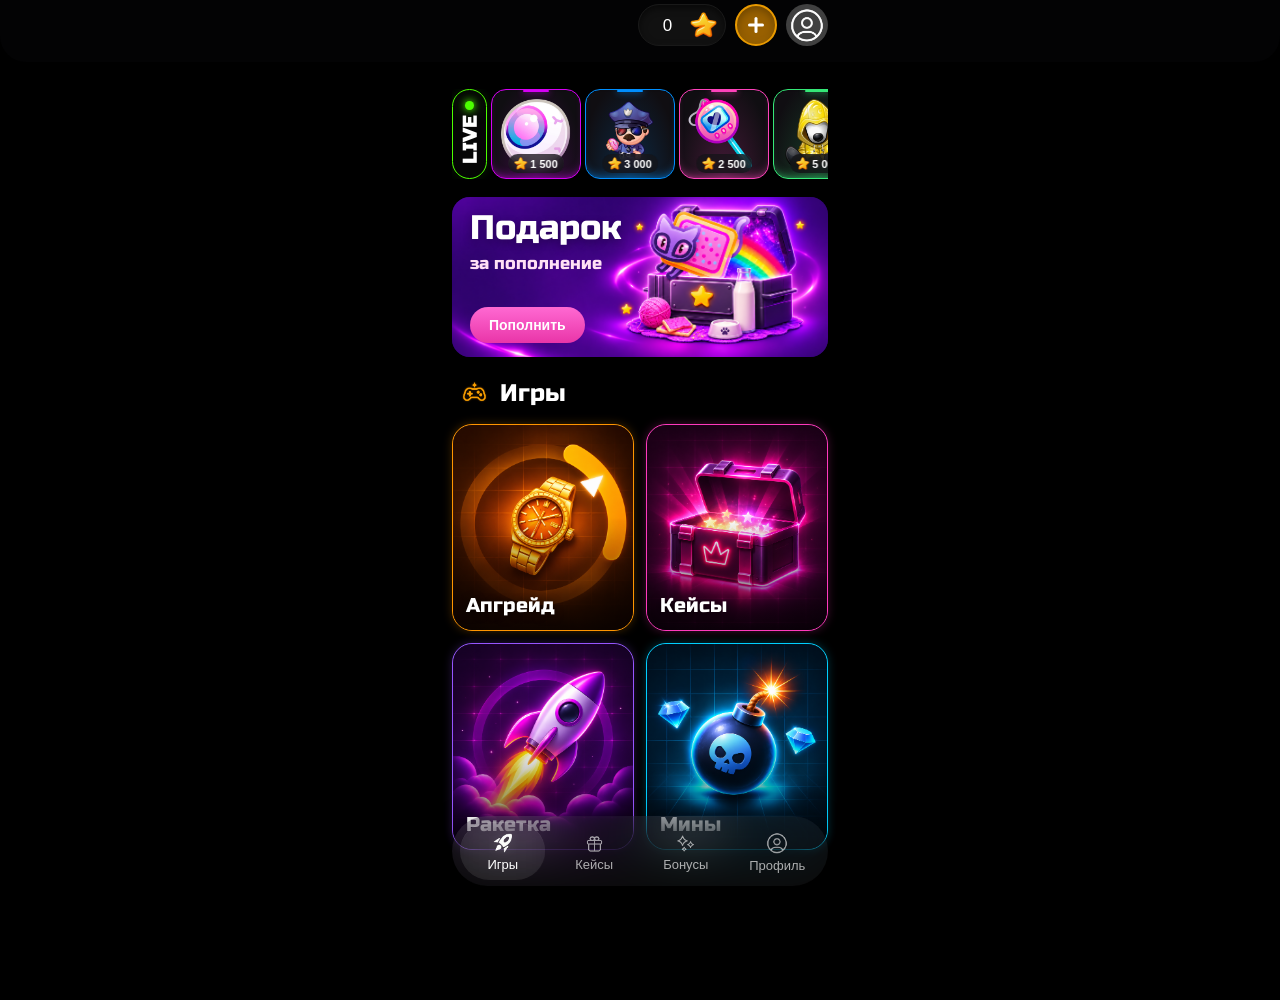
<file: index.html>
<!doctype html>
<html lang="ru">

<head>
  <meta charset="UTF-8">
  <meta name="viewport" content="width=device-width, initial-scale=1, maximum-scale=1, user-scalable=no, viewport-fit=cover">
  <meta name="theme-color" content="#000000">
  <title>SHADROP</title>
  <link rel="icon" href="data:,">

  <!-- Telegram WebApp -->
  <script src="https://telegram.org/js/telegram-web-app.js"></script>

  <link rel="preconnect" href="https://fonts.googleapis.com">
  <link rel="preconnect" href="https://fonts.gstatic.com" crossorigin>
  <link href="https://fonts.googleapis.com/css2?family=Russo+One&display=swap" rel="stylesheet">

  <!-- Автоматическая версия файлов -->

<script>
  const version = Date.now();

  document.write(`
    <link rel="stylesheet" href="css/main.css?v=${version}">
    <link rel="stylesheet" href="css/profile.css?v=${version}">
    <link rel="stylesheet" href="css/cases.css?v=${version}">
    <link rel="stylesheet" href="css/case.css?v=${version}">

    <script defer src="js/case-config.js?v=${version}"><\/script>
    <script defer src="js/app.js?v=${version}"><\/script>
    <script defer src="js/profile.js?v=${version}"><\/script>
    <script defer src="js/cases.js?v=${version}"><\/script>
    <script defer src="js/case.js?v=${version}"><\/script>
  `);
</script>
</head>


<body>
  <main class="screen" id="screen" aria-label="Игры">

    <header class="topbar">
      <div class="topbar-actions">

        <!-- Баланс -->
        <button class="balance-chip" type="button" aria-label="Баланс">
          <span class="balance-chip__amount">0</span>
          <img class="balance-chip__coin" src="assets/icons/telegram-star.png" alt="">
        </button>

        <!-- Пополнение -->
        <button class="deposit-button" type="button" aria-label="Пополнить">
          <span class="plus-icon"></span>
        </button>

        <!-- Аватар пользователя -->
        <button class="profile-button" type="button" aria-label="Профиль">
          <img class="profile-button__icon telegram-user-photo" src="assets/icons/profile.png" alt="">
        </button>

      </div>
    </header>

    <!-- LIVE: последние выигрыши -->
    <section class="live-row" aria-label="Последние выигрыши">

      <!-- Вертикальная плашка LIVE -->
      <div class="live-label">
        <span class="live-label__dot"></span>
        <span class="live-label__text">LIVE</span>
      </div>

      <!-- Горизонтальная лента -->
      <div class="live-list">

        <!-- Evil Eye: Event Horizon -->
        <article class="live-card live-card--purple">
          <img
            class="live-card__item"
            src="assets/icons/NFT/Evil_Eye/Event_Horizon.webp"
            alt="Evil Eye — Event Horizon"
          >
          <div class="live-card__info">
            <img src="assets/icons/telegram-star.png" alt="">
            <span>1 500</span>
          </div>
        </article>

        <!-- Liberty Figure: Deputy -->
        <article class="live-card live-card--blue">
          <img
            class="live-card__item"
            src="assets/icons/NFT/Liberty_Figure/Deputy.webp"
            alt="Liberty Figure — Deputy"
          >
          <div class="live-card__info">
            <img src="assets/icons/telegram-star.png" alt="">
            <span>3 000</span>
          </div>
        </article>

        <!-- Lollipop: Tamagotchi -->
        <article class="live-card live-card--pink">
          <img
            class="live-card__item"
            src="assets/icons/NFT/Lollipop/Tamagotchi.webp"
            alt="Lollipop — Tamagotchi"
          >
          <div class="live-card__info">
            <img src="assets/icons/telegram-star.png" alt="">
            <span>2 500</span>
          </div>
        </article>

        <!-- Resistance Dog: Raincoat -->
        <article class="live-card live-card--green">
          <img
            class="live-card__item"
            src="assets/icons/NFT/Resistance_Dog/Raincoat.webp"
            alt="Resistance Dog — Raincoat"
          >
          <div class="live-card__info">
            <img src="assets/icons/telegram-star.png" alt="">
            <span>5 000</span>
          </div>
        </article>

        <!-- Toy Bear: Deadpool -->
        <article class="live-card live-card--red">
          <img
            class="live-card__item"
            src="assets/icons/NFT/Toy Bear/Deadpool.webp"
            alt="Toy Bear — Deadpool"
          >
          <div class="live-card__info">
            <img src="assets/icons/telegram-star.png" alt="">
            <span>1 000</span>
          </div>
        </article>

      </div>
    </section>



<!-- Баннер -->
<section class="promo-banner" aria-label="Подарок за пополнение">

  <img
    class="promo-banner__image"
    src="assets/icons/banner1.png"
    alt=""
  >

  <div class="promo-banner__content">
    <h2>Подарок</h2>
    <p>за пополнение</p>

    <button class="promo-banner__button" type="button">
      Пополнить
    </button>
  </div>

</section>


<!-- ===== ИГРЫ SHADROP ===== -->
<section class="games-section" aria-label="Игры">

  <div class="games-section__header">
    <div class="games-section__heading">
      <img
        class="games-section__icon"
        src="assets/icons/game.png"
        alt=""
      >
      <h2>Игры</h2>
    </div>
  </div>

  <div class="games-grid">

    <!-- Апгрейд -->
    <button
      class="game-tile game-tile--upgrade"
      type="button"
      data-game="upgrade"
      aria-label="Апгрейд"
    >
      <img
        class="game-tile__image"
        src="assets/icons/upgrade.png"
        alt=""
      >
      <span class="game-tile__name">Апгрейд</span>
    </button>

    <!-- Кейсы -->
    <button
      class="game-tile game-tile--cases"
      type="button"
      data-game="cases"
      aria-label="Кейсы"
    >
      <img
        class="game-tile__image"
        src="assets/icons/case.png"
        alt=""
      >
      <span class="game-tile__name">Кейсы</span>
    </button>

    <!-- Ракетка -->
    <button
      class="game-tile game-tile--rocket"
      type="button"
      data-game="rocket"
      aria-label="Ракетка"
    >
      <img
        class="game-tile__image"
        src="assets/icons/rocket.png"
        alt=""
      >
      <span class="game-tile__name">Ракетка</span>
    </button>

    <!-- Мины -->
    <button
      class="game-tile game-tile--mines"
      type="button"
      data-game="mines"
      aria-label="Мины"
    >
      <img
        class="game-tile__image"
        src="assets/icons/bumps.png"
        alt=""
      >
      <span class="game-tile__name">Мины</span>
    </button>

  </div>

</section>

</main>

  <!-- Нижнее меню -->
  <nav class="bottom-nav" id="bottomNav" aria-label="Основное меню">

    <div class="nav-indicator" id="navIndicator" aria-hidden="true"></div>

    <button class="nav-item is-active" type="button" data-page="games" aria-current="page">
      <img class="nav-icon" src="assets/icons/games.png" alt="" aria-hidden="true">
      <span>Игры</span>
    </button>

    <button class="nav-item" type="button" data-page="cases">
      <img class="nav-icon" src="assets/icons/cases.png" alt="" aria-hidden="true">
      <span>Кейсы</span>
    </button>

    <button class="nav-item" type="button" data-page="bonuses">
      <img class="nav-icon" src="assets/icons/bonuses.png" alt="" aria-hidden="true">
      <span>Бонусы</span>
    </button>

    <button class="nav-item" type="button" data-page="profile">
      <img class="nav-icon telegram-user-photo" src="assets/icons/profile.png" alt="" aria-hidden="true">
      <span>Профиль</span>
    </button>

  </nav>
</body>
</html>
</file>
<file: css/main.css>
html, body {
  touch-action: manipulation;
  -webkit-text-size-adjust: 100%;
  text-size-adjust: 100%;

  touch-action: manipulation;
  -webkit-text-size-adjust: 100%;
  text-size-adjust: 100%;
}

:root {
  color-scheme: dark;
  font-family: Arial, Helvetica, sans-serif;
  background: #000000;
}

* {
  box-sizing: border-box;
}

html, body {
  margin: 0;
  width: 100%;
  min-height: 100%;
  background: #000000;
  height: 100%;
  overscroll-behavior: none;
}

body {
  min-height: 100vh;
  min-height: 100dvh;
  color: #fff;
}


.screen {
  width: 100%;
  max-width: 400px;
  margin-inline: auto;
  background: #000000;
  min-height: 100vh;
  min-height: 100dvh;

  padding: 0 12px 126px;
  padding-top: calc(var(--header-height, 150px) + 16px);
}

/* Место под закреплённую шапку на планшетах */

@media (min-width: 601px) {
  #screen {
    padding-top: calc(
      75px +
      var(--tg-content-safe-area-inset-top, 0px) +
      var(--tg-safe-area-inset-top, env(safe-area-inset-top, 0px))
    );
  }
}



/* ===== КОМПАКТНАЯ ВЕРХНЯЯ ПАНЕЛЬ ===== */

.topbar {
  width: 100%;
  display: flex;
  justify-content: flex-end;
  align-items: center;
  min-height: 42px;
}

.topbar-actions {
  display: flex;
  align-items: center;
  justify-content: flex-end;
  gap: 9px;
  flex: 0 0 auto;
  width: auto;
  max-width: 100%;
}

.balance-chip,
.deposit-button,
.profile-button {
  appearance: none;
  -webkit-appearance: none;
  margin: 0;
  border: 0;
  color: #fff;
  box-sizing: border-box;
  cursor: pointer;
  flex-grow: 0;
  flex-shrink: 0;
  -webkit-tap-highlight-color: transparent;
  transition: transform 0.18s ease;
}

.balance-chip:active,
.deposit-button:active,
.profile-button:active {
  transform: scale(0.96);
}

/* Баланс */


.balance-chip {
  width: 88px;
  min-width: 88px;
  height: 42px;
  padding: 0 8px 0 12px;
  display: flex;
  align-items: center;
  gap: 6px;
  border-radius: 999px;
  white-space: nowrap;

  background: #111111;
  border: 1px solid #191919;

  box-shadow:
    inset 0 3px 7px rgba(0, 0, 0, 0.55),
    inset 0 -1px 3px rgba(255, 255, 255, 0.025);
}


.balance-chip__amount {
  flex: 1;
  text-align: center;
  font-size: 17px;
  font-weight: 500;
  font-variant-numeric: tabular-nums;
  line-height: 1;
  color: #ffffff;
  transform: none;
}

.balance-chip__coin {
  flex: 0 0 27px;
  width: 27px;
  height: 27px;
  display: block;
  object-fit: contain;
  background: transparent;
  border: none;
  box-shadow: none;
}

/* Оранжевая кнопка пополнения */


.deposit-button {
  width: 42px;
  min-width: 42px;
  height: 42px;
  padding: 0;

  display: grid;
  place-items: center;

  border: 2px solid #e99a00;
  border-radius: 50%;

  background: #986000;

  box-shadow:
    inset 0 3px 8px rgba(0, 0, 0, 0.30),
    inset 0 -2px 5px rgba(255, 186, 30, 0.10);

  cursor: pointer;
}


.plus-icon {
  position: relative;
  display: block;
  width: 16px;
  height: 16px;
}

.plus-icon::before,
.plus-icon::after {
  content: "";
  position: absolute;
  top: 50%;
  left: 50%;
  background: #ffffff;
  border-radius: 999px;
  transform: translate(-50%, -50%);
}

.plus-icon::before {
  width: 16px;
  height: 3px;
}

.plus-icon::after {
  width: 3px;
  height: 16px;
}

/* Круглый аватар Telegram */

.profile-button {
  width: 42px;
  min-width: 42px;
  height: 42px;
  padding: 0;
  display: grid;
  place-items: center;
  border-radius: 50%;
  background: #404040;
  overflow: hidden;
}

.profile-button__icon,
.profile-button__icon.telegram-user-photo {
  width: 100%;
  height: 100%;
  border-radius: 50%;
  object-fit: cover;
}

/* Остальные элементы */

.page-placeholder {
  min-height: 220px;
}


/* На iPhone панель Telegram располагается поверх Web App в полноэкранном режиме. */

@media (max-width: 600px) {
  .screen {
    padding-top: calc(
      65px +
      var(--tg-content-safe-area-inset-top, 0px) +
      var(--tg-safe-area-inset-top, env(safe-area-inset-top, 0px))
    );
  }
}

/* Узкие телефоны: не сжимаем форму капсул. */
@media (max-width: 340px) {
  .topbar-actions { gap: 5px; }
  .balance-chip { width: 86px; min-width: 86px; }
  .deposit-button { width: 38px; min-width: 38px; height: 38px; font-size: 27px; }
  .profile-button { width: 38px; height: 38px; }
}



/* ===== LIVE SHADROP — ПОЛНАЯ ВЕРСИЯ ===== */

.live-row {
  --live-gap: 4px;
  --live-label-width: 35px;
  --live-card-size: 90px;

  display: flex;
  align-items: stretch;
  gap: var(--live-gap);
  width: 100%;
  height: 90px;
  margin-top: 14px;
  margin-bottom: 12px;
  padding: 0;
  background: transparent;
  overflow: hidden;
}

/* ===== ВЕРТИКАЛЬНАЯ ПЛАШКА LIVE ===== */

.live-label {
  position: relative;
  flex: 0 0 35px;
  width: 35px;
  height: 90px;

  display: grid;
  grid-template-rows: 30px 1fr;
  justify-items: center;
  align-items: center;

  border: 1px solid #4cff00;
  border-radius: 999px;
  background: #050505;

  box-shadow: 0 0 10px rgba(76, 255, 0, 0.12);
  overflow: hidden;
}

.live-label__text {
  position: relative;
  transform: rotate(180deg);
  top: -10px;

  display: block;
  writing-mode: vertical-rl;

  color: #ffffff;
  font-size: 19px;
  font-weight: 800;
  letter-spacing: 1px;
  line-height: 1;
  white-space: nowrap;
  font-family: "Russo One", sans-serif;
}

.live-label__dot {
  position: static;
  transform: none;

  width: 9px;
  height: 9px;
  border-radius: 50%;

  background: #4cff00;
  box-shadow:
    0 0 7px #4cff00,
    0 0 15px rgba(76, 255, 0, 0.7);
}

/* ===== ГОРИЗОНТАЛЬНАЯ ПРОКРУТКА ===== */

.live-list {
  display: flex;
  flex: 1;
  min-width: 0;
  height: 90px;
  align-items: center;
  gap: var(--live-gap);

  overflow-x: auto;
  overflow-y: hidden;

  scrollbar-width: none;
  -webkit-overflow-scrolling: touch;
  touch-action: pan-x;
  overscroll-behavior-x: contain;
}

.live-list::-webkit-scrollbar {
  display: none;
}

/* ===== КВАДРАТНЫЕ КАРТОЧКИ ===== */

.live-card {
  --live-color: #d600f5;

  position: relative;
  flex: 0 0 var(--live-card-size);
  width: var(--live-card-size);
  height: var(--live-card-size);

  padding: 0;
  border: 1px solid var(--live-color);
  border-radius: 15px;

  background:
    radial-gradient(
      ellipse at 50% 100%,
      color-mix(in srgb, var(--live-color) 22%, transparent),
      transparent 80%
    ),
    #100e12;

  box-shadow:
    inset 0 -7px 12px -9px var(--live-color);

  overflow: hidden;
}

  .live-card--pink {
  --live-color: #ff43bc;
}

/* Светящаяся линия сверху */

.live-card::before {
  content: "";
  position: absolute;
  top: 0;
  left: 35%;
  width: 30%;
  height: 2px;
  border-radius: 999px;
  background: var(--live-color);
  box-shadow: 0 0 7px var(--live-color);
  z-index: 3;
}

/* Цвета карточек */

.live-card--purple {
  --live-color: #d600f5;
}

.live-card--red {
  --live-color: #f00028;
}

.live-card--yellow {
  --live-color: #f6df00;
}

.live-card--blue {
  --live-color: #008fff;
}

.live-card--green {
  --live-color: #36e878;
}

/* ===== АВАТАР И НИКНЕЙМ ===== */

.live-card__top {
  position: relative;
  z-index: 2;

  display: flex;
  align-items: center;
  gap: 3px;
  min-width: 0;
  padding: 5px 4px;
}

.live-card__avatar {
  width: 14px;
  height: 14px;
  flex-shrink: 0;
  border-radius: 50%;
  object-fit: cover;
}

.live-card__username {
  flex: 1;
  min-width: 0;
  overflow: hidden;
  text-overflow: ellipsis;
  white-space: nowrap;

  color: #ffffff;
  font-size: 8px;
  font-weight: 700;
}

.live-card__time {
  flex-shrink: 0;
  color: #aaaaaa;
  font-size: 7px;
}

/* ===== ФОТОГРАФИЯ НА ВЕСЬ КВАДРАТ ===== */

.live-card__item {
  position: absolute;
  top: 50%;
  left: 50%;

  width: 82%;
  height: 82%;

  transform: translate(-50%, -50%);
  object-fit: contain;

  margin: 0;
  z-index: 0;
}

/* ===== ЦЕНА ПОВЕРХ ФОТОГРАФИИ ===== */

.live-card__info {
  position: absolute;
  bottom: 5px;
  left: 50%;
  transform: translateX(-50%);

  display: flex;
  align-items: center;
  justify-content: center;
  gap: 3px;

  width: max-content;
  max-width: calc(100% - 8px);
  padding: 3px 6px;

  border-radius: 999px;
  background: rgba(20, 20, 24, 0.75);
  backdrop-filter: blur(6px);
  -webkit-backdrop-filter: blur(6px);

  z-index: 2;
}

.live-card__info img {
  width: 13px;
  height: 13px;
  flex-shrink: 0;
  object-fit: contain;
}

.live-card__info span {
  color: #ffffff;
  font-size: 11px;
  font-weight: 800;
  white-space: nowrap;
}




/* Баннер пополнения */

.promo-banner {
  position: relative;
  width: 100%;
  aspect-ratio: 2.35 / 1;
  margin-top: 18px;
  margin-bottom: 12px;
  border-radius: 18px;
  overflow: hidden;
  background: #210b57;
}

.promo-banner__image {
  position: absolute;
  inset: 0;
  width: 100%;
  height: 100%;
  object-fit: cover;
  z-index: 0;
}

.promo-banner__content {
  position: absolute;
  top: 0;
  left: 0;
  width: 62%;
  height: 100%;
  padding: 14px 0 14px 18px;

  display: flex;
  flex-direction: column;
  align-items: flex-start;

  z-index: 1;
}

.promo-banner__content h2 {
  margin: 0;
  color: #ffffff;
  font-family: "Russo One", sans-serif;
  font-size: clamp(26px, 7.5vw, 34px);
  font-weight: 400;
  line-height: 1.05;
  text-shadow: 0 3px 8px rgba(0, 0, 0, 0.25);
}

.promo-banner__content p {
  margin: 7px 0 0;
  color: #ffe0f5;
  font-family: "Russo One", sans-serif;
  font-size: clamp(13px, 3.7vw, 17px);
  font-weight: 400;
  line-height: 1.2;
  white-space: nowrap;
}

.promo-banner__button {
  margin-top: auto;
  padding: 10px 19px;

  border: none;
  border-radius: 999px;

  background: linear-gradient(180deg, #ff69d2, #e935a8);
  color: #ffffff;

  font-size: 14px;
  font-weight: 800;
  white-space: nowrap;

  cursor: pointer;
  -webkit-tap-highlight-color: transparent;

  transition: transform 0.2s ease;
}

.promo-banner__button:active {
  transform: scale(0.96);
}

.screen > [hidden] {
  display: none !important;
}

/* Аватар Telegram в шапке и нижнем меню */


.nav-icon.telegram-user-photo {
  width: 34px;
  height: 34px;
  border-radius: 50%;
  object-fit: cover;
}

.nav-icon.telegram-user-photo.is-user-avatar,
.nav-item.is-active .nav-icon.telegram-user-photo.is-user-avatar {
  opacity: 1;
  transform: none;
  filter: none;
}


/* ===== НИЖНИЙ ОСТРОВОК SHADROP ===== */

.bottom-nav {
  position: fixed;
  left: 50%;
  bottom: calc(14px + env(safe-area-inset-bottom, 0px));
  transform: translateX(-50%);
  display: flex;
  width: calc(100% - 24px);
  max-width: 376px;
  height: 70px;
  padding: 7px;
  gap: 4px;
  background: rgba(255, 255, 255, 0.045);
  border: none;
  border-radius: 999px;
  backdrop-filter: blur(26px);
  -webkit-backdrop-filter: blur(26px);
  box-shadow: 0 10px 34px rgba(0, 0, 0, 0.42);
  z-index: 10;
  overflow: hidden;
}

/* Подвижный индикатор */

.nav-indicator {
  position: absolute;
  top: 50%;
  left: 0;
  width: 75px;
  height: calc(100% - 12px);
  border-radius: 999px;
  background: rgba(255, 255, 255, 0.075);
  border: none;
  box-shadow: inset 0 1px 0 rgba(255, 255, 255, 0.05);
  backdrop-filter: blur(18px);
  -webkit-backdrop-filter: blur(18px);
  transform: translate(0, -50%);
  transition: left .34s cubic-bezier(.22, 1, .36, 1),
              width .22s ease;
  pointer-events: none;
  z-index: 0;
}

/* Кнопки меню */

.nav-item {
  position: relative;
  z-index: 1;
  flex: 1;
  min-width: 0;
  border: 0;
  border-radius: 999px;
  background: transparent;
  color: rgba(255, 255, 255, 0.66);
  display: flex;
  flex-direction: column;
  align-items: center;
  justify-content: center;
  gap: 3px;
  padding: 0;
  font: 400 13px/1 Arial, Helvetica, sans-serif;
  cursor: pointer;
  -webkit-tap-highlight-color: transparent;
  transition: color .22s ease, opacity .22s ease;
}

/* Иконки */

.nav-icon {
  width: 23px;
  height: 23px;
  object-fit: contain;
  flex-shrink: 0;
  opacity: 0.62;
  transition: opacity .22s ease,
              transform .22s ease,
              filter .22s ease;
  pointer-events: none;
  user-select: none;
}

.nav-item span {
  pointer-events: none;
  user-select: none;
}

/* Активная вкладка */

.nav-item.is-active {
  background: transparent;
  color: #ffffff;
}

.nav-item.is-active .nav-icon {
  opacity: 1;
  transform: translateY(-1px) scale(1.02);
  filter: drop-shadow(0 1px 6px rgba(255, 255, 255, 0.10));
}

/* Фотография Telegram */

.nav-icon.telegram-user-photo {
  width: 26px;
  height: 26px;
  border-radius: 50%;
  object-fit: cover;
}

.nav-icon.telegram-user-photo.is-user-avatar,
.nav-item.is-active .nav-icon.telegram-user-photo.is-user-avatar {
  opacity: 1;
  transform: none;
  filter: none;
}



/* ===== СТЕКЛЯННАЯ ВЕРХНЯЯ ПАНЕЛЬ ===== */


/* ===== СТЕКЛЯННАЯ ВЕРХНЯЯ ПАНЕЛЬ ===== */

.topbar {
  position: fixed;
  top: 0;
  left: 0;
  width: 100%;

  display: flex;
  align-items: flex-end;
  justify-content: center;

  padding-top: calc(
    var(--tg-content-safe-area-inset-top, 0px) +
    var(--tg-safe-area-inset-top, env(safe-area-inset-top, 0px)) +
    4px
  );

  padding-bottom: 16px;
  padding-left: 12px;
  padding-right: 12px;

  z-index: 100;

  background: rgba(9, 9, 11, 0.38);

  backdrop-filter: blur(32px);
  -webkit-backdrop-filter: blur(32px);

  border-radius: 0 0 26px 26px;

  box-shadow: 0 8px 24px rgba(0, 0, 0, 0.12);
}

/* Кнопки внутри ширины приложения */

.topbar-actions {
  display: flex;
  align-items: center;
  justify-content: flex-end;

  gap: 9px;

  width: 100%;
  max-width: 376px;

  margin: 0 auto;
}


/* ===== ИГРЫ SHADROP ===== */

.games-section {
  width: 100%;
  margin-top: 14px;
  margin-bottom: 24px;
}

/* Заголовок */

.games-section__header {
  display: flex;
  align-items: center;
  margin-bottom: 8px;
}

.games-section__heading {
  display: flex;
  align-items: center;
  gap: 3px;
}

.games-section__icon {
  display: block;
  width: 45px;
  height: 45px;
  object-fit: contain;
}

.games-section__heading h2 {
  margin: 0;
  color: #ffffff;
  font-family: "Russo One", sans-serif;
  font-size: 24px;
  font-weight: 400;
}

/* Сетка карточек */

.games-grid {
  display: grid;
  grid-template-columns: repeat(2, minmax(0, 1fr));
  gap: 12px;
}

/* Карточки */

.game-tile {
  position: relative;
  display: block;

  width: 100%;
  min-width: 0;
  aspect-ratio: 0.88;

  padding: 0;
  overflow: hidden;

  border: 1px solid rgba(255, 255, 255, 0.12);
  border-radius: 20px;

  background: #141019;

  cursor: pointer;
  -webkit-tap-highlight-color: transparent;

  transition: transform 0.2s ease;
}

.game-tile:active {
  transform: scale(0.97);
}

/* Фото на всю карточку */

.game-tile__image {
  position: absolute;
  inset: 0;

  display: block;
  width: 100%;
  height: 100%;

  object-fit: cover;
  object-position: center;

  border-radius: inherit;
}

/* Затемнение снизу для читаемости текста */

.game-tile::after {
  content: "";
  position: absolute;
  inset: 45% 0 0;

  background: linear-gradient(
    to bottom,
    transparent,
    rgba(0, 0, 0, 0.65)
  );

  pointer-events: none;
  z-index: 1;
}

/* Название игры */

.game-tile__name {
  position: absolute;
  bottom: 13px;
  left: 13px;
  right: 8px;

  z-index: 2;

  color: #ffffff;
  font-family: "Russo One", sans-serif;
  font-size: clamp(16px, 4.5vw, 20px);
  font-weight: 400;
  line-height: 1.1;

  text-align: left;

  text-shadow: 0 2px 8px rgba(0, 0, 0, 0.7);
}

/* Лёгкое увеличение при наведении */

@media (hover: hover) {
  .game-tile:hover .game-tile__image {
    transform: scale(1.05);
  }

  .game-tile__image {
    transition: transform 0.25s ease;
  }
}

/* Апгрейд — оранжевая */
.game-tile--upgrade {
  --game-color: #ff9500;
}

/* Кейсы — розовая */
.game-tile--cases {
  --game-color: #ff39bd;
}

/* Ракетка — фиолетовая */
.game-tile--rocket {
  --game-color: #9655ff;
}

/* Мины — голубая */
.game-tile--mines {
  --game-color: #00cfff;
}

/* Общая рамка */
.game-tile {
  border: 1px solid var(--game-color);
  box-shadow:
    0 0 10px color-mix(in srgb, var(--game-color) 25%, transparent),
    inset 0 0 10px color-mix(in srgb, var(--game-color) 12%, transparent);
}

/* Свечение при наведении */
@media (hover: hover) {
  .game-tile:hover {
    box-shadow:
      0 0 18px color-mix(in srgb, var(--game-color) 45%, transparent),
      inset 0 0 12px color-mix(in srgb, var(--game-color) 20%, transparent);
  }
}

[hidden] {
  display: none !important;
}
</file>
<file: css/profile.css>
.player-profile {
  width: 100%;
  margin-top: 10px;
}

/* ===== ОСНОВНАЯ КАРТОЧКА ===== */

.player-card {
  width: 100%;
  background: #111111;
  border: none;
  border-radius: 22px;
  overflow: hidden;
}

/* Верхняя часть */

.player-card__top {
  padding: 24px 18px 18px;
  background: #171717;
  border: 1px solid #242424;
  border-radius: 21px;
  box-shadow:
    inset 0 3px 8px rgba(0, 0, 0, 0.35),
    inset 0 -2px 5px rgba(255, 255, 255, 0.015);
}

/* Пользователь */

.player-card__user {
  display: flex;
  align-items: center;
  gap: 14px;
  min-width: 0;
}

/* Аватар */

.player-avatar {
  width: 64px;
  height: 64px;
  min-width: 64px;
  border-radius: 50%;
  background: #262626;
  overflow: hidden;
  display: grid;
  place-items: center;
}

.player-avatar img {
  width: 100%;
  height: 100%;
  object-fit: cover;
  border-radius: 50%;
}

.player-avatar img[hidden],
.player-avatar span[hidden] {
  display: none;
}

.player-avatar span {
  font-size: 25px;
  font-weight: 700;
  color: #ffffff;
}

/* Имя и ID */

.player-identity {
  display: flex;
  flex-direction: column;
  gap: 5px;
  flex: 1;
  min-width: 0;
}

.player-identity__row {
  display: flex;
  align-items: center;
  gap: 8px;
  min-width: 0;
}

.player-name {
  font-size: 20px;
  font-weight: 700;
  color: #ffffff;
  white-space: nowrap;
  overflow: hidden;
  text-overflow: ellipsis;
}

.player-id {
  font-size: 13px;
  font-weight: 500;
  color: #565656;
}

/* Бейдж уровня */

.player-level__badge {
  flex-shrink: 0;
  background: #e99a00;
  color: #ffffff;
  padding: 4px 8px;
  border-radius: 7px;
  font-size: 11px;
  font-weight: 800;
}

/* Кнопки */

.player-actions {
  display: flex;
  gap: 12px;
  margin-top: 24px;
}

.player-actions button {
  flex: 1;
  min-width: 0;
  height: 42px;
  border-radius: 11px;
  font-family: inherit;
  font-size: 15px;
  font-weight: 700;
  cursor: pointer;
  -webkit-tap-highlight-color: transparent;
  transition: transform 0.15s ease;
}

.player-actions button:active {
  transform: scale(0.97);
}

/* Пополнить */

.player-actions__deposit {
  border: 1px solid #d68b00;
  border-radius: 10px;
  background: #e99a00;
  color: #ffffff;
  box-shadow:
    inset 0 2px 3px rgba(255, 255, 255, 0.25),
    inset 0 -4px 7px rgba(120, 65, 0, 0.35);
}

/* Вывод */

.player-actions__withdraw {
  border: 1px solid #292929;
  background: #171717;
  color: #ffffff;
  box-shadow:
    inset 0 3px 7px rgba(0, 0, 0, 0.30),
    inset 0 -1px 2px rgba(255, 255, 255, 0.02);
}

/* ===== УРОВЕНЬ XP ===== */

.player-level {
  padding: 18px 18px 20px;
  background: #101010;
  border: none;
}

.player-level__track {
  width: 100%;
  height: 16px;
  border-radius: 7px;
  background: #292929;
  overflow: hidden;
  box-shadow:
    inset 0 2px 5px rgba(0, 0, 0, 0.35);
}

.player-level__progress {
  width: 0%;
  height: 100%;
  border-radius: inherit;
  background: #e99a00;
  box-shadow:
    inset 0 3px 5px rgba(110, 57, 0, 0.25);
  transition: width 0.3s ease;
}

.player-level__meta {
  display: flex;
  align-items: center;
  justify-content: space-between;
  gap: 10px;
  margin-top: 8px;
}

.player-level__current {
  color: #e99a00;
  font-size: 12px;
  font-weight: 700;
}

.player-level__xp-total {
  color: #5c5c5c;
  font-size: 12px;
  font-weight: 600;
}

/* ===== ИНВЕНТАРЬ SHADROP ===== */

.inventory-empty__animation {
  width: 100px;
  height: 100px;
  object-fit: contain;
  display: block;
  margin: 0 auto 6px;
}

.inventory-card {
  width: 100%;
  min-height: 0;
  margin-top: 12px;
  padding: 14px 16px;

  display: flex;
  align-items: center;
  justify-content: center;

  background: #111111;
  border: none;
  border-radius: 22px;

  box-shadow:
    inset 0 3px 8px rgba(0, 0, 0, 0.3),
    inset 0 -1px 3px rgba(255, 255, 255, 0.015);
}

.inventory-empty {
  width: 100%;
  display: flex;
  flex-direction: column;
  align-items: center;
  text-align: center;
}

.inventory-empty__title {
  margin: 0;
  color: #ffffff;
  font-size: 19px;
  font-weight: 700;
}

.inventory-empty__description {
  margin: 3px 0 10px;
  color: #88888e;
  font-size: 12px;
  font-weight: 600;
}

.inventory-empty__button {
  width: 140px;
  height: 38px;
  padding: 0;

  border: 1px solid #d68b00;
  border-radius: 10px;

  background: #e99a00;
  color: #ffffff;

  font-family: inherit;
  font-size: 15px;
  font-weight: 700;

  box-shadow:
    inset 0 2px 3px rgba(255, 255, 255, 0.25),
    inset 0 -4px 7px rgba(120, 65, 0, 0.35);

  cursor: pointer;
  transition: transform 0.15s ease;
}

.inventory-empty__button:active {
  transform: scale(0.97);
}



/* ===== РЕФЕРАЛЬНАЯ ПРОГРАММА ===== */

.referral-card {
  width: 100%;
  margin-top: 12px;
  padding: 14px 12px 12px;
  box-sizing: border-box;

  background: #111111;
  border: none;
  border-radius: 22px;

  box-shadow:
    inset 0 3px 9px rgba(0, 0, 0, 0.38),
    inset 0 -2px 5px rgba(0, 0, 0, 0.22);
}

/* Заголовок */

.referral-card__header {
  display: flex;
  align-items: center;
  gap: 10px;
  margin-bottom: 12px;
}

.referral-card__icon {
  width: 46px;
  height: 46px;
  flex-shrink: 0;

  display: flex;
  align-items: center;
  justify-content: center;

  background: #171717;
  border: none;
  border-radius: 17px;

  box-shadow:
    inset 0 2px 6px rgba(255, 255, 255, 0.025),
    inset 0 -3px 7px rgba(0, 0, 0, 0.3);
}

.referral-card__icon img {
  width: 29px;
  height: 29px;
  display: block;
  object-fit: contain;
}

.referral-card__heading {
  flex: 1;
  min-width: 0;
}

.referral-card__heading h3 {
  margin: 0 0 5px;
  color: #ffffff;
  font-size: 17px;
  line-height: 1.15;
  font-weight: 700;
}

.referral-card__heading p {
  margin: 0;
  color: #777777;
  font-size: 11px;
  line-height: 1.3;
  font-weight: 500;
}

/* ===== ДВЕ КАРТОЧКИ ===== */

.referral-card__stats {
  display: grid;
  grid-template-columns: minmax(0, 1fr) minmax(0, 1fr);
  gap: 7px;
  margin-bottom: 8px;
}

.referral-stat {
  position: relative;
  height: 65px;
  min-width: 0;
  padding: 10px 12px;
  box-sizing: border-box;

  background: #171717;
  border: none;
  border-radius: 15px;
  overflow: hidden;

  box-shadow:
    inset 0 2px 6px rgba(255, 255, 255, 0.025),
    inset 0 -3px 8px rgba(0, 0, 0, 0.28);
}

.referral-stat strong {
  display: block;
  color: #ffffff;
  font-size: 22px;
  font-weight: 750;
  line-height: 1.15;
}

.referral-stat span {
  display: block;
  margin-top: 4px;
  color: #858585;
  font-size: 11px;
  font-weight: 500;
  line-height: 1.2;
}

/* Круглая кнопка с плюсом */

.referral-stat__symbol {
  position: absolute;
  right: 10px;
  bottom: 10px;

  display: flex;
  align-items: center;
  justify-content: center;

  width: 32px;
  height: 32px;
  box-sizing: border-box;

  background: #e99a00;
  border: none;
  border-radius: 50%;

  color: #ffffff;
  font-size: 26px;
  font-weight: 400;
  line-height: 1;

  box-shadow:
    inset 0 2px 3px rgba(255, 255, 255, 0.3),
    inset 0 -4px 7px rgba(120, 65, 0, 0.35);
}

/* Тёмная круглая кнопка */

.referral-stat__symbol--dark {
  background: #242424;
  color: #ffffff;
  box-shadow:
    inset 0 2px 4px rgba(255, 255, 255, 0.035),
    inset 0 -3px 6px rgba(0, 0, 0, 0.25);
}

.referral-stat__symbol--dark svg {
  width: 19px;
  height: 19px;
  display: block;
  opacity: 0.5;
}

/* Заработанные Stars */

.referral-stat__amount {
  display: flex !important;
  align-items: center;
  gap: 5px;
}

.referral-stat__star {
  width: 21px;
  height: 21px;
  flex-shrink: 0;
  object-fit: contain;
}

/* ===== РЕФЕРАЛЬНАЯ ССЫЛКА ===== */

.referral-card__link {
  display: flex;
  align-items: center;
  gap: 7px;
  width: 100%;
  min-width: 0;
  box-sizing: border-box;

  padding: 7px 8px 7px 12px;

  background: #171717;
  border: none;
  border-radius: 999px;

  box-shadow:
    inset 0 2px 6px rgba(255, 255, 255, 0.025),
    inset 0 -3px 8px rgba(0, 0, 0, 0.28);
}

.referral-card__url {
  flex: 1;
  min-width: 0;
  padding-left: 4px;

  color: #858585;
  font-size: 12px;
  font-weight: 500;

  overflow: hidden;
  white-space: nowrap;
  text-overflow: ellipsis;
}

/* Круглые кнопки */

.referral-card__link-button {
  width: 32px;
  height: 32px;
  flex-shrink: 0;

  display: flex;
  align-items: center;
  justify-content: center;

  padding: 7px;
  box-sizing: border-box;

  background: #242424;
  border: none;
  border-radius: 50%;

  color: #ffffff;

  box-shadow:
    inset 0 2px 4px rgba(255, 255, 255, 0.035),
    inset 0 -3px 6px rgba(0, 0, 0, 0.25);

  cursor: pointer;
  -webkit-tap-highlight-color: transparent;
  transition: transform 0.15s ease;
}

.referral-card__link-button svg {
  width: 19px;
  height: 19px;
  display: block;
}

.referral-card__link-button:active:not(:disabled) {
  transform: scale(0.95);
}

.referral-card__link-button:disabled {
  opacity: 1;
  cursor: default;
}

/* ===== МАЛЕНЬКИЕ ЭКРАНЫ ===== */

@media (max-width: 360px) {
  .referral-card {
    padding: 12px 10px 10px;
  }

  .referral-card__header {
    gap: 9px;
  }

  .referral-card__heading h3 {
    font-size: 15px;
  }

  .referral-card__heading p {
    font-size: 10px;
  }

  .referral-stat {
    padding: 9px 10px;
  }

  .referral-stat strong {
    font-size: 20px;
  }

  .referral-stat span {
    font-size: 10px;
  }

  .referral-stat__symbol {
    right: 7px;
    bottom: 8px;
    width: 29px;
    height: 29px;
  }
}


.referral-card__share-icon {
  width: 25px;
  height: 25px;
  display: block;
  object-fit: contain;
  opacity: 1;
  filter: brightness(0) invert(1);
}


.referral-card__copy-icon {
  width: 25px;
  height: 25px;
  display: block;
  object-fit: contain;
  opacity: 1;
  filter: brightness(0) invert(1);
}

/* ========================================
   СТАТИСТИКА SHADROP
======================================== */


/* Заголовок статистики */

.statistics-title {
  display: flex;
  align-items: center;
  gap: 10px;

  margin-top: 24px;
  margin-bottom: 14px;
  padding: 0 4px;
}

.statistics-title svg {
  width: 25px;
  height: 25px;
  color: #e99a00;
}

.statistics-title h2 {
  margin: 0;

  font-size: 21px;
  font-weight: 700;
  color: #ffffff;
}


/* ========================================
   ЛУЧШИЙ ВЫИГРЫШ
======================================== */


.best-win-card {
  position: relative;
  width: 100%;
  min-height: 205px;
  padding: 14px 16px;
  overflow: hidden;

  background: #111111;
  border: none;
  border-radius: 22px;

  box-shadow:
    inset 0 3px 8px rgba(0, 0, 0, 0.3),
    inset 0 -1px 3px rgba(255, 255, 255, 0.015);
}



/* Заголовок */

.best-win-card__header {
  position: relative;
  z-index: 2;

  display: flex;
  align-items: center;
  gap: 12px;
}

.best-win-card__header h3 {
  margin: 0;

  color: #ffffff;
  font-size: 17px;
  font-weight: 700;
}


/* Иконка короны */

.best-win-card__icon {
  width: 44px;
  height: 44px;
  flex-shrink: 0;

  display: flex;
  align-items: center;
  justify-content: center;

  background: #171717;
  border-radius: 14px;

  color: #e99a00;
}

.best-win-card__icon img {
  width: 40px;
  height: 40px;
  display: block;
  object-fit: contain;
}


/* Содержимое */

.best-win-card__content {
  position: relative;
  display: flex;
  flex-direction: column;
  align-items: center;
  justify-content: center;
  min-height: 135px;
}


/* Оранжевое свечение */

.best-win-card__glow {
  position: absolute;

  width: 190px;
  height: 190px;

  top: 50%;
  left: 50%;

  transform: translate(-50%, -50%);

  background: radial-gradient(
    circle,
    rgba(233, 154, 0, 0.20) 0%,
    rgba(233, 154, 0, 0.08) 40%,
    transparent 75%
  );

  filter: blur(22px);
  pointer-events: none;
}


/* Заглушка выигрыша */

.best-win-card__placeholder {
  position: relative;
  z-index: 1;

  display: flex;
  align-items: center;
  justify-content: center;

  width: 90px;
  height: 90px;
  margin-top: 0;

  background: #191919;
  border-radius: 22px;
  transform: rotate(-8deg);

  box-shadow:
    0 10px 30px rgba(0, 0, 0, 0.3),
    0 0 30px rgba(233, 154, 0, 0.08);
}

.best-win-card__placeholder span {
  color: #e99a00;
  font-size: 52px;
  font-weight: 800;
  transform: rotate(8deg);
}


/* Подпись */

.best-win-card__content p {
  position: relative;
  z-index: 2;
  margin: 10px 0 0;

  color: #88888e;
  font-size: 12px;
  font-weight: 500;
  text-align: center;
}


/* ========================================
   ЧЕТЫРЕ ОТДЕЛЬНЫЕ КАРТОЧКИ
======================================== */

.statistics-grid {
  display: grid;

  grid-template-columns:
    minmax(0, 1fr)
    minmax(0, 1fr);

  gap: 12px;

  margin-top: 12px;
}


/* Карточка */

.statistics-card {
  display: grid;
  grid-template-columns: 40px minmax(0, 1fr);
  grid-template-rows: auto auto;
  column-gap: 12px;
  row-gap: 3px;
  align-content: center;
  align-items: center;

  min-width: 0;
  min-height: 88px;
  padding: 12px;

  background: #111111;
  border: none;
  border-radius: 22px;

  box-shadow:
    inset 0 3px 8px rgba(0, 0, 0, 0.3),
    inset 0 -1px 3px rgba(255, 255, 255, 0.015);
}


/* Иконка */

.statistics-card__icon {
  grid-column: 1;
  grid-row: 1 / 3;

  width: 40px;
  height: 40px;

  display: flex;
  align-items: center;
  justify-content: center;

  background: #171717;
  border-radius: 13px;
  color: #e99a00;
}

.statistics-card__icon img {
  width: 36px;
  height: 36px;
  display: block;
  object-fit: contain;
}


/* Значение */

.statistics-card__value {
  grid-column: 2;
  grid-row: 1;

  display: flex;
  align-items: center;
  gap: 4px;

  min-width: 0;
  margin-top: 0;

  color: #ffffff;
  font-size: 23px;
  font-weight: 750;
  line-height: 1.1;
}

.statistics-card__value span {
  overflow: hidden;
  white-space: nowrap;
  text-overflow: ellipsis;
}


/* Telegram Stars */

.statistics-card__star {
  width: 23px;
  height: 23px;

  object-fit: contain;
  flex-shrink: 0;
}


/* Подпись */

.statistics-card__label {
  grid-column: 2;
  grid-row: 2;

  margin-top: 0;

  color: #88888e;
  font-size: 12px;
  font-weight: 500;
  line-height: 1.3;
}


/* ========================================
   АДАПТАЦИЯ ПОД МАЛЕНЬКИЕ ЭКРАНЫ
======================================== */

@media (max-width: 360px) {

  .statistics-grid {
    gap: 9px;
  }

  .statistics-card {
  grid-template-columns: 36px minmax(0, 1fr);
  min-height: 82px;
  padding: 10px;
  column-gap: 8px;
  }

  .statistics-card__value {
  font-size: 21px;
  }

  .statistics-card__icon {
  width: 36px;
  height: 36px;
  } 

  .statistics-card__label {
    font-size: 11px;
  }

  .best-win-card {
  min-height: 205px;
  }

  .best-win-card__header h3 {
    font-size: 15px;
  }

}


/* ===== ИГРОВОЙ ШРИФТ В ПРОФИЛЕ ===== */

/* Главные заголовки */
.player-name,
.inventory-empty__title,
.referral-card__heading h3,
.statistics-title h2,
.best-win-card__header h3 {
  font-family: "Russo One", sans-serif;
  font-weight: 400;
}

/* Основные кнопки */
.player-actions button,
.inventory-empty__button {
  font-family: "Russo One", sans-serif;
  font-weight: 400;
}
</file>
<file: css/cases.css>
/* ======================================
   SHADROP — CASES
====================================== */

#casesPageContainer {
  display: block;
  width: 100%;
  min-width: 0;
}

#casesPageContainer[hidden] {
  display: none !important;
}

#casesPageContainer *,
#casesPageContainer *::before,
#casesPageContainer *::after {
  box-sizing: border-box;
}

.cases-page {
  width: 100%;
  min-width: 0;
  padding: 0 0 110px;
  color: #ffffff;
}

/* ======================================
   LIVE
====================================== */

.cases-page .cases-live {
  width: 100%;
  max-width: 100%;
  min-width: 0;
  margin-top: 0;
  margin-bottom: 22px;
}

.cases-page .cases-live .live-list {
  min-width: 0;
}

/* ======================================
   ЗАГОЛОВОК
====================================== */

.cases-heading {
  display: flex;
  align-items: center;
  justify-content: flex-start;
  width: 100%;
  margin-bottom: 18px;
}

.cases-heading h1 {
  margin: 0;
  color: #ffffff;
  font-family: "Russo One", sans-serif;
  font-size: 25px;
  font-weight: 400;
  line-height: 1.3;
}

/* ======================================
   ФИЛЬТРЫ
====================================== */

.cases-filters {
  display: flex;
  align-items: center;
  gap: 9px;

  width: 100%;
  margin-bottom: 22px;
  padding: 2px 0 6px;

  overflow-x: auto;
  scrollbar-width: none;
  -webkit-overflow-scrolling: touch;
}

.cases-filters::-webkit-scrollbar {
  display: none;
}

.cases-filter {
  flex: 0 0 auto;
  display: flex;
  align-items: center;
  justify-content: center;

  min-height: 41px;
  padding: 0 17px;

  border: 1px solid #303036;
  border-radius: 22px;

  background: #1b1b20;
  color: #aaaab2;

  font-family: "Russo One", sans-serif;
  font-size: 11px;
  font-weight: 400;
  white-space: nowrap;

  cursor: pointer;

  transition:
    background 0.2s ease,
    border-color 0.2s ease,
    color 0.2s ease,
    transform 0.2s ease;
}

/* Выбранная категория — как кнопка + */

.cases-filter.is-active {
  background: #323239;
  border-color: #505057;
  color: #ffffff;
}

.cases-filter:active {
  transform: scale(0.96);
}

/* ======================================
   СЕТКА КЕЙСОВ
====================================== */

.cases-grid {
  display: grid;
  grid-template-columns: repeat(2, minmax(0, 1fr));
  gap: 12px;

  width: 100%;
  min-width: 0;
}

/* ======================================
   КАРТОЧКИ
====================================== */

.case-card {
  --case-color: #ff9c39;

  position: relative;
  isolation: isolate;

  display: flex;
  flex-direction: column;
  align-items: center;

  width: 100%;
  min-width: 0;
  aspect-ratio: 0.79;

  padding: 13px 9px 10px;

  border: 1px solid #303039;
  border-radius: 20px;

  background:
    radial-gradient(
      ellipse at 50% 50%,
      color-mix(
        in srgb,
        var(--case-color) 18%,
        transparent
      ),
      transparent 72%
    ),
    #141419;

  color: #ffffff;
  text-align: center;

  overflow: hidden;
  cursor: pointer;
  -webkit-tap-highlight-color: transparent;

  transition:
    transform 0.2s ease,
    border-color 0.2s ease;
}

.case-card:active {
  transform: scale(0.97);
  border-color: var(--case-color);
}

/* Верхнее свечение */

.case-card::before {
  content: "";

  position: absolute;
  z-index: 1;
  top: 0;
  left: 30%;

  width: 40%;
  height: 2px;

  background: var(--case-color);
  border-radius: 999px;

  box-shadow:
    0 0 10px var(--case-color),
    0 0 18px var(--case-color);

  pointer-events: none;
}

/* Квадратная сетка */

.case-card::after {
  content: "";

  position: absolute;
  z-index: 0;
  inset: 0;

  background-image:
    linear-gradient(
      rgba(255,255,255,0.035) 1px,
      transparent 1px
    ),
    linear-gradient(
      90deg,
      rgba(255,255,255,0.035) 1px,
      transparent 1px
    );

  background-size: 21px 21px;
  pointer-events: none;
}

/* ======================================
   НАЗВАНИЕ
====================================== */

.case-card__name {
  position: relative;
  z-index: 2;

  display: block;
  width: 100%;

  font-family: "Russo One", sans-serif;
  font-size: 13px;
  font-weight: 400;
  line-height: 1.3;

  color: #ffffff;
  text-align: center;
}

/* ======================================
   ИЗОБРАЖЕНИЕ
====================================== */

.case-card__image {
  position: relative;
  z-index: 2;

  display: block;
  flex: 1 1 0;

  width: 100%;
  min-width: 0;
  min-height: 0;

  margin: 6px auto;

  object-fit: contain;

  filter:
    drop-shadow(0 7px 12px rgba(0,0,0,0.35));
}

/* ======================================
   ЦЕНА
====================================== */

.case-card__price {
  position: relative;
  z-index: 2;

  display: flex;
  flex: 0 0 auto;
  align-items: center;
  justify-content: center;
  gap: 6px;

  width: 100%;
  min-height: 37px;
  padding: 6px;

  border: 1px solid #37373d;
  border-radius: 12px;

  background: #222228;
  color: #ffffff;

  font-family: "Russo One", sans-serif;
  font-size: 15px;
  font-weight: 400;
}

.case-card__price img {
  display: block;
  width: 19px;
  height: 19px;
  object-fit: contain;
}

/* ======================================
   ЦВЕТА
====================================== */

.case-card--purple {
  --case-color: #a46aff;
}

.case-card--red {
  --case-color: #ff5252;
}

.case-card--pink {
  --case-color: #ff48b8;
}

.case-card--blue {
  --case-color: #35c8ff;
}

/* ======================================
   СКРЫТИЕ
====================================== */

.case-card[hidden] {
  display: none !important;
}

/* ======================================
   МАЛЕНЬКИЕ ЭКРАНЫ
====================================== */

@media (max-width: 360px) {
  .cases-grid {
    gap: 9px;
  }

  .case-card {
    padding: 11px 7px 8px;
    border-radius: 17px;
  }

  .case-card__name {
    font-size: 12px;
  }

  .cases-filter {
    padding: 0 13px;
    min-height: 38px;
    font-size: 10px;
  }

  .case-card__price {
    font-size: 14px;
    min-height: 35px;
  }
}


/* ======================================
   SHADROP — CASE DESIGN UPDATE
====================================== */

/* ===== КНОПКА НАЗАД ===== */

.shadrop-case-header {
  margin-bottom: 18px;
}

.shadrop-case-back {
  display: inline-flex;
  align-items: center;
  justify-content: center;
  gap: 6px;

  padding: 10px 15px;

  border: 1px solid #363640;
  border-radius: 14px;

  background: #1b1b24;
  color: #ffffff;

  font-family: "Russo One", sans-serif;
  font-size: 13px;
  font-weight: 400;

  box-shadow: 0 4px 12px rgba(0, 0, 0, 0.18);
  cursor: pointer;
}

.shadrop-case-back__arrow {
  font-family: Arial, sans-serif;
  font-size: 25px;
  font-weight: 400;
  line-height: 12px;
}

.shadrop-case-back:active {
  transform: scale(0.96);
}

/* ===== КВАДРАТНЫЕ ЭЛЕМЕНТЫ РУЛЕТКИ ===== */

.shadrop-roulette {
  height: 160px;
  margin-top: 0;
  margin-bottom: 20px;
}

.shadrop-roulette__viewport {
  inset: 10px 0;
}

.shadrop-roulette__track {
  gap: 10px;
  align-items: center;
}

.shadrop-roulette__item {
  flex: 0 0 112px;

  width: 112px;
  height: 112px;
  aspect-ratio: 1 / 1;

  padding: 8px;

  border-radius: 18px;
}

.shadrop-roulette__item img {
  width: 92px;
  height: 92px;
  object-fit: contain;
}

/* ===== КНОПКА ДЕМО ===== */

.shadrop-demo-button {
  min-width: 80px;
  padding: 0 14px;

  font-family: "Russo One", sans-serif;
  font-size: 13px;
}

/* ===== НАГРАДЫ: ТРИ В СТРОКЕ ===== */

.shadrop-case-rewards {
  margin-top: 34px;
}

.shadrop-case-rewards__grid {
  display: grid;
  grid-template-columns: repeat(3, minmax(0, 1fr));
  gap: 9px;
}

/* ===== КАРТОЧКА ПОДАРКА ===== */

.shadrop-reward-card {
  position: relative;

  display: flex;
  flex-direction: column;
  align-items: center;
  justify-content: flex-start;

  width: 100%;
  min-width: 0;
  height: auto;
  aspect-ratio: auto;

  padding: 9px 6px 12px;

  border-radius: 16px;
  overflow: hidden;
}

/* Изображение подарка */

.shadrop-reward-card__image {
  display: block;

  width: 100%;
  height: auto;
  aspect-ratio: 1 / 1;

  margin: 0;

  object-fit: contain;
}

/* Название */

.shadrop-reward-card__name {
  display: block;

  width: 100%;
  margin-top: 7px;

  color: #ffffff;

  font-family: "Russo One", sans-serif;
  font-size: 10px;
  font-weight: 400;
  line-height: 1.3;

  text-align: center;

  overflow-wrap: anywhere;
}

/* Стоимость */

.shadrop-reward-card__value {
  display: flex;
  align-items: center;
  justify-content: center;
  gap: 4px;

  margin-top: auto;
  padding-top: 8px;

  color: #ffffff;

  font-family: "Russo One", sans-serif;
  font-size: 11px;
}

/* Иконка Telegram Stars */

.shadrop-reward-card__value img {
  display: block;
  width: 15px;
  height: 15px;
  object-fit: contain;
}

/* Скрываем только редкость */

.shadrop-reward-card__rarity {
  display: none;
}

/* ===== УЗКИЕ ЭКРАНЫ ===== */

@media (max-width: 360px) {
  .shadrop-roulette {
    height: 148px;
  }

  .shadrop-roulette__item {
    flex-basis: 100px;
    width: 100px;
    height: 100px;
  }

  .shadrop-roulette__item img {
    width: 82px;
    height: 82px;
  }

  .shadrop-case-rewards__grid {
    gap: 6px;
  }

  .shadrop-reward-card {
    padding: 7px 4px 10px;
    border-radius: 13px;
  }

  .shadrop-reward-card__name {
    font-size: 9px;
  }

  .shadrop-reward-card__value {
    font-size: 10px;
  }
}
</file>
<file: css/case.css>
/* ==========================================
   SHADROP — DARK PREMIUM CASE PAGE
   Black / Yellow / Premium
========================================== */

#casePageContainer {
  display: block;
  width: 100%;
  min-width: 0;
}

#casePageContainer[hidden],
#casePageContainer [hidden] {
  display: none !important;
}

#casePageContainer *,
#casePageContainer *::before,
#casePageContainer *::after {
  box-sizing: border-box;
}

#casePageContainer .shadrop-case-page {
  --case-gold: #ffca05;
  --case-gold-bright: #ffe36b;
  --case-gold-deep: #e9a900;
  --case-accent: #ffca05;
  --case-bg: #17171b;
  --case-surface: #17171b;
  --case-border: #34343b;

  width: 100%;
  min-width: 0;
  padding: 8px 0 135px;
  color: #fff;
}

/* ===== HIDE OLD HEADER ===== */

#casePageContainer .shadrop-case-header,
#casePageContainer .shadrop-case-back,
#casePageContainer .shadrop-case-hero {
  display: none !important;
}

/* ==========================================
   ONE ROULETTE CONTAINER
========================================== */

#casePageContainer .shadrop-roulettes {
  position: relative;
  isolation: isolate;

  display: flex;
  flex-direction: column;
  gap: 12px;

  width: 100%;
  margin: 0 0 18px;
  padding: 17px 0;

  border: 1px solid #34343b;
  border-radius: 21px;

  background:
    radial-gradient(
      ellipse at 50% 50%,
      rgba(255, 202, 5, 0.025),
      transparent 75%
    ),
    linear-gradient(
      180deg,
      #17171b 0%,
      #17171b 100%
    );

  box-shadow:
    inset 0 1px 0 rgba(255, 255, 255, 0.035),
    inset 0 0 28px rgba(0, 0, 0, 0),
    0 8px 28px rgba(0, 0, 0, 0.3);

  overflow: hidden;
}

/* ===== SIDE FADE ===== */

#casePageContainer .shadrop-roulettes::after {
  content: "";

  position: absolute;
  inset: 0;
  z-index: 6;

  pointer-events: none;

  background: linear-gradient(
    90deg,
    rgba(23, 23, 27, 0.88) 0%,
    rgba(23, 23, 27, 0.3) 7%,
    transparent 18%,
    transparent 82%,
    rgba(23, 23, 27, 0.3) 93%,
    rgba(23, 23, 27, 0.88) 100%
  );
}

/* ==========================================
   ROULETTE ROW
========================================== */

#casePageContainer .shadrop-roulette {
  position: relative;

  width: 100%;
  height: auto;
  min-height: 0;

  padding: 9px 0;
  margin: 0;

  border: none;
  border-radius: 0;
  background: transparent;

  overflow: hidden;
}

#casePageContainer .shadrop-roulette__viewport {
  position: relative;
  inset: auto;

  width: 100%;
  height: auto;

  overflow: hidden;
}

#casePageContainer .shadrop-roulette__track {
  display: flex;
  align-items: center;
  gap: 6px;

  width: max-content;
  height: auto;

  will-change: transform;
}

/* ==========================================
   SQUARE ROULETTE ITEMS
========================================== */

#casePageContainer .shadrop-roulette__item {
  --reward-color: #398cff;

  position: relative;

  display: flex;
  flex: 0 0 var(--roulette-item-size, 65px);
  align-items: center;
  justify-content: center;

  width: var(--roulette-item-size, 65px);
  height: var(--roulette-item-size, 65px);

  min-width: 0;
  min-height: 0;

  aspect-ratio: 1 / 1;

  padding: 4px;

  border: 1px solid
    color-mix(
      in srgb,
      var(--reward-color) 55%,
      #34343b
    );

  border-radius: 13px;

  background:
    radial-gradient(
      ellipse at 50% 100%,
      color-mix(
        in srgb,
        var(--reward-color) 24%,
        transparent
      ),
      transparent 76%
    ),
    linear-gradient(
      155deg,
      #202025,
      #17171b
    );

  box-shadow:
    inset 0 1px 0 rgba(255, 255, 255, 0.045),
    0 3px 10px rgba(0, 0, 0, 0.18);

  overflow: hidden;
}

#casePageContainer .shadrop-roulette__item img {
  display: block;

  width: 100%;
  height: 100%;

  object-fit: contain;

  user-select: none;
  pointer-events: none;
}

/* ===== RARITY LIGHT BAR ===== */

#casePageContainer .shadrop-roulette__item::after {
  content: "";

  position: absolute;
  bottom: 0;
  left: 50%;

  width: 56%;
  height: 3px;

  transform: translateX(-50%);

  border-radius: 6px 6px 0 0;

  background: var(--reward-color);

  box-shadow:
    0 0 8px var(--reward-color),
    0 0 14px
      color-mix(
        in srgb,
        var(--reward-color) 45%,
        transparent
      );
}

/* ==========================================
   POINTERS
========================================== */

#casePageContainer .shadrop-roulette__pointer {
  position: absolute;
  left: 50%;
  z-index: 10;

  display: none;

  width: 0;
  height: 0;

  transform: translateX(-50%);

  pointer-events: none;

  filter:
    drop-shadow(0 0 5px rgba(255, 203, 66, 0.7))
    drop-shadow(0 0 12px rgba(255, 190, 40, 0.3));
}

/* Top arrow: first row only */

#casePageContainer
.shadrop-roulette:first-child
.shadrop-roulette__pointer--top {
  display: block;
  top: 0;

  border-left: 9px solid transparent;
  border-right: 9px solid transparent;
  border-top: 12px solid #ffdc78;
}

/* Bottom arrow: last row only */

#casePageContainer
.shadrop-roulette:last-child
.shadrop-roulette__pointer--bottom {
  display: block;
  bottom: 0;

  border-left: 9px solid transparent;
  border-right: 9px solid transparent;
  border-bottom: 12px solid #ffdc78;
}

#casePageContainer .shadrop-roulette__center {
  display: none;
}

/* ==========================================
   CONTROLS
========================================== */

#casePageContainer .shadrop-case-controls {
  display: flex;
  align-items: stretch;
  gap: 8px;

  width: 100%;
  margin-bottom: 13px;
}

/* ==========================================
   MULTIPLIERS X1–X5
========================================== */

#casePageContainer .shadrop-case-multipliers {
  display: flex;
  flex: 1;
  min-width: 0;

  padding: 4px;

  border: 1px solid #34343b;
  border-radius: 16px;

  background: #17171b;

  box-shadow:
    inset 0 1px 3px rgba(0, 0, 0, 0.3);
}

#casePageContainer .shadrop-multiplier {
  flex: 1;
  min-width: 0;
  height: 42px;

  padding: 0;

  border: none;
  border-radius: 12px;

  background: transparent;
  color: #96949c;

  font-family: "Russo One", sans-serif;
  font-size: 12px;
  font-weight: 400;

  cursor: pointer;

  transition:
    background 0.2s ease,
    color 0.2s ease,
    box-shadow 0.2s ease,
    transform 0.15s ease;
}

/* ===== ACTIVE MULTIPLIER ===== */

#casePageContainer .shadrop-multiplier.is-active {
  background: #ffca05;

  color: #111111;

  box-shadow:
    inset 0 1px 0 rgba(255, 255, 255, 0.35),
    0 0 12px rgba(255, 188, 38, 0.28),
    0 0 22px rgba(255, 188, 38, 0.1);
}

#casePageContainer .shadrop-multiplier:active {
  transform: scale(0.96);
}

/* ==========================================
   DEMO BUTTON
========================================== */

#casePageContainer .shadrop-demo-button {
  flex: 0 0 auto;
  min-width: 67px;

  padding: 0 10px;

  border: 1px solid #34343b;
  border-radius: 16px;

  background: #202025;
  color: #f5f3f5;

  font-family: "Russo One", sans-serif;
  font-size: 11px;

  cursor: pointer;

  transition:
    background 0.2s ease,
    border-color 0.2s ease,
    box-shadow 0.2s ease,
    transform 0.15s ease;
}

#casePageContainer .shadrop-demo-button.is-active {
  background: linear-gradient(
    180deg,
    #332716,
    #251e15
  );

  border-color: #ffca05;
  color: #ffca05;

  box-shadow:
    inset 0 0 10px rgba(255, 188, 40, 0.08),
    0 0 13px rgba(255, 188, 40, 0.17);
}

#casePageContainer .shadrop-demo-button:active {
  transform: scale(0.96);
}

#casePageContainer .shadrop-multiplier:disabled,
#casePageContainer .shadrop-demo-button:disabled {
  opacity: 0.6;
  cursor: not-allowed;
}

/* ==========================================
   OPEN BUTTON
========================================== */

#casePageContainer .shadrop-open-button {
  position: relative;

  display: flex;
  align-items: center;
  justify-content: center;
  gap: 9px;

  width: 100%;
  height: 58px;

  border: 1px solid #ffdc55;
  border-radius: 17px;

  background: #ffca05;

  color: #111111;

  font-family: "Russo One", sans-serif;
  font-size: 14px;
  font-weight: 400;

  box-shadow:
    inset 0 2px 0 rgba(255, 255, 255, 0.28),
    inset 0 -2px 0 rgba(147, 85, 0, 0.1),
    0 5px 17px rgba(255, 183, 35, 0.18),
    0 0 28px rgba(255, 183, 35, 0.08);

  cursor: pointer;

  transition:
    transform 0.15s ease,
    filter 0.2s ease;
}

#casePageContainer .shadrop-open-button img {
  display: block;

  width: 23px;
  height: 23px;

  object-fit: contain;
}

#casePageContainer .shadrop-open-button:active {
  transform: scale(0.985);
  filter: brightness(0.95);
}

#casePageContainer .shadrop-open-button:disabled {
  opacity: 0.6;
  cursor: not-allowed;
}

/* ==========================================
   POSSIBLE REWARDS
========================================== */

#casePageContainer .shadrop-case-rewards {
  width: 100%;
  margin-top: 37px;
}

#casePageContainer .shadrop-case-rewards__heading {
  display: flex;
  align-items: center;
  justify-content: center;

  margin-bottom: 21px;
}

#casePageContainer .shadrop-case-rewards__heading h2 {
  margin: 0;

  color: #fff;

  font-family: "Russo One", sans-serif;
  font-size: 19px;
  font-weight: 400;

  text-align: center;
}

#casePageContainer .shadrop-case-rewards__sparkle {
  display: none !important;
}

/* ==========================================
   REWARDS GRID
========================================== */

#casePageContainer .shadrop-case-rewards__grid {
  display: grid;
  grid-template-columns: repeat(3, minmax(0, 1fr));
  gap: 9px;
}

/* ==========================================
   REWARD CARDS
========================================== */

#casePageContainer .shadrop-reward-card {
  --reward-color: #398cff;

  position: relative;

  display: flex;
  flex-direction: column;
  align-items: center;

  width: 100%;
  min-width: 0;
  min-height: 157px;
  height: auto;

  padding: 9px 6px 12px;

  border: 1px solid
    color-mix(
      in srgb,
      var(--reward-color) 62%,
      #33333a
    );

  border-radius: 17px;

  background:
    radial-gradient(
      ellipse at 50% 105%,
      color-mix(
        in srgb,
        var(--reward-color) 24%,
        transparent
      ),
      transparent 75%
    ),
    linear-gradient(
      160deg,
      #202025,
      #17171b
    );

  box-shadow:
    inset 0 1px 0 rgba(255, 255, 255, 0.035),
    0 5px 14px rgba(0, 0, 0, 0.16);

  overflow: hidden;
}

#casePageContainer .shadrop-reward-card::after {
  content: "";

  position: absolute;
  bottom: 0;
  left: 50%;

  width: 52%;
  height: 4px;

  transform: translateX(-50%);

  border-radius: 8px 8px 0 0;

  background: var(--reward-color);

  box-shadow:
    0 0 9px var(--reward-color),
    0 0 18px
      color-mix(
        in srgb,
        var(--reward-color) 40%,
        transparent
      );
}

/* ===== REWARD IMAGE ===== */

#casePageContainer .shadrop-reward-card__image {
  display: block;

  width: 100%;
  height: 91px;

  margin: 0;

  object-fit: contain;
  flex-shrink: 0;
}

/* ===== NAME ===== */

#casePageContainer .shadrop-reward-card__name {
  display: block;

  width: 100%;
  margin-top: 8px;

  color: #fff;

  font-family: "Russo One", sans-serif;
  font-size: 10px;
  font-weight: 400;
  line-height: 1.35;

  text-align: center;
  overflow-wrap: anywhere;
}

/* ===== PRICE ===== */

#casePageContainer .shadrop-reward-card__value {
  display: flex;
  align-items: center;
  justify-content: center;
  gap: 4px;

  width: 100%;
  margin-top: auto;
  padding-top: 8px;

  color: #fff;

  font-family: "Russo One", sans-serif;
  font-size: 11px;
}

#casePageContainer .shadrop-reward-card__value img {
  display: block;

  width: 15px;
  height: 15px;

  object-fit: contain;
}

#casePageContainer .shadrop-reward-card__rarity {
  display: none;
}

/* ==========================================
   WIN OVERLAY
========================================== */

#casePageContainer .shadrop-win-overlay {
  position: fixed;
  inset: 0;
  z-index: 1000;

  display: flex;
  align-items: center;
  justify-content: center;

  padding: 20px;

  background: rgba(0, 0, 0, 0.86);

  backdrop-filter: blur(12px);
  -webkit-backdrop-filter: blur(12px);

  animation: winFadeIn 0.25s ease both;
}

#casePageContainer .shadrop-win-overlay[hidden] {
  display: none !important;
}

/* ==========================================
   WIN MODAL
========================================== */

#casePageContainer .shadrop-win-modal {
  --win-color: #ffca05;

  position: relative;

  width: 100%;
  max-width: 350px;
  max-height: 88vh;

  padding: 27px 19px 20px;

  border: 1px solid #414047;
  border-radius: 25px;

  background:
    radial-gradient(
      ellipse at 50% 35%,
      rgba(255, 166, 0, 0.075),
      transparent 67%
    ),
    linear-gradient(
      160deg,
      #222025,
      #17171b
    );

  box-shadow:
    0 0 38px rgba(0, 0, 0, 0.6),
    0 0 22px rgba(255, 189, 50, 0.07);

  text-align: center;
  overflow-y: auto;

  animation: winPopIn 0.35s
    cubic-bezier(0.2, 1.3, 0.4, 1) both;
}

/* ===== CLOSE ===== */

#casePageContainer .shadrop-win-close {
  position: absolute;
  top: 12px;
  right: 14px;

  width: 33px;
  height: 33px;

  border: none;
  border-radius: 50%;

  background: #303037;
  color: #c5c3c9;

  font-size: 24px;
  line-height: 1;

  cursor: pointer;
}

#casePageContainer .shadrop-win-sparkle {
  display: none !important;
}

/* ===== TITLE ===== */

#casePageContainer .shadrop-win-modal h2 {
  margin: 10px 30px 12px;

  color: #fff;

  font-family: "Russo One", sans-serif;
  font-size: 22px;
  font-weight: 400;
}

/* ===== DESCRIPTION ===== */

#casePageContainer .shadrop-win-modal p {
  margin: 0;

  color: #a7a3aa;
  font-size: 12px;
  line-height: 1.5;
}

/* ===== WIN IMAGE ===== */

#casePageContainer .shadrop-win-image-wrap {
  display: flex;
  align-items: center;
  justify-content: center;

  width: 210px;
  height: 210px;
  max-width: 100%;

  margin: 16px auto;

  border-radius: 24px;

  background: radial-gradient(
    circle,
    color-mix(
      in srgb,
      var(--win-color) 19%,
      transparent
    ),
    transparent 72%
  );
}

#casePageContainer .shadrop-win-image-wrap img {
  display: block;

  width: 88%;
  height: 88%;

  object-fit: contain;

  filter: drop-shadow(
    0 0 18px
    color-mix(
      in srgb,
      var(--win-color) 27%,
      transparent
    )
  );
}

/* ===== WIN NAME ===== */

#casePageContainer .shadrop-win-name {
  color: #fff;

  font-family: "Russo One", sans-serif;
  font-size: 19px;
}

/* ===== RARITY ===== */

#casePageContainer .shadrop-win-rarity {
  margin: 10px auto 20px;

  color: var(--win-color);

  font-size: 13px;
  font-weight: 700;
}

/* ==========================================
   MULTIPLE WINNINGS
========================================== */

#casePageContainer .shadrop-win-multiple {
  display: grid;
  grid-template-columns: repeat(3, minmax(0, 1fr));
  gap: 8px;

  margin: 16px 0 20px;
}

#casePageContainer .shadrop-win-multiple[hidden] {
  display: none !important;
}

#casePageContainer .shadrop-win-multiple__item {
  display: flex;
  flex-direction: column;
  align-items: center;
  gap: 6px;

  min-width: 0;
  padding: 9px 5px;

  border: 1px solid #47434a;
  border-radius: 13px;

  background: #202025;
}

#casePageContainer .shadrop-win-multiple__item img {
  width: 55px;
  height: 55px;

  object-fit: contain;
}

#casePageContainer .shadrop-win-multiple__item span {
  max-width: 100%;

  color: #fff;
  font-size: 9px;
  line-height: 1.3;

  text-align: center;
  overflow-wrap: anywhere;
}

/* Smaller main image when multiple rewards */

#casePageContainer
.shadrop-win-modal:has(
  .shadrop-win-multiple:not([hidden])
)
.shadrop-win-image-wrap {
  width: 125px;
  height: 125px;
}

/* ==========================================
   CONTINUE BUTTON
========================================== */

#casePageContainer .shadrop-win-continue {
  width: 100%;
  height: 52px;

  border: 1px solid #ffdc55;
  border-radius: 15px;

  background: #ffca05;

  color: #111111;

  font-family: "Russo One", sans-serif;
  font-size: 14px;

  box-shadow:
    inset 0 2px 0 rgba(255, 255, 255, 0.22),
    0 5px 16px rgba(255, 183, 35, 0.14);

  cursor: pointer;
}

#casePageContainer .shadrop-win-continue:active {
  transform: scale(0.98);
}

/* ==========================================
   ANIMATIONS
========================================== */

@keyframes winFadeIn {
  from {
    opacity: 0;
  }

  to {
    opacity: 1;
  }
}

@keyframes winPopIn {
  from {
    opacity: 0;
    transform: scale(0.85) translateY(16px);
  }

  to {
    opacity: 1;
    transform: scale(1) translateY(0);
  }
}

/* ==========================================
   MOBILE
========================================== */

@media (max-width: 360px) {

  #casePageContainer .shadrop-roulettes {
    gap: 8px;
    padding: 11px 0;
    border-radius: 17px;
  }

  #casePageContainer .shadrop-roulette {
    padding: 6px 0;
  }

  #casePageContainer .shadrop-roulette__item {
    padding: 3px;
    border-radius: 10px;
  }

  #casePageContainer .shadrop-case-multipliers {
    padding: 3px;
  }

  #casePageContainer .shadrop-multiplier {
    height: 38px;
    font-size: 10px;
  }

  #casePageContainer .shadrop-demo-button {
    min-width: 58px;
    padding: 0 6px;
    font-size: 10px;
  }

  #casePageContainer .shadrop-open-button {
    height: 53px;
    font-size: 13px;
  }

  #casePageContainer .shadrop-case-rewards__grid {
    gap: 6px;
  }

  #casePageContainer .shadrop-reward-card {
    min-height: 145px;
    padding: 7px 4px 10px;
    border-radius: 13px;
  }

  #casePageContainer .shadrop-reward-card__image {
    height: 78px;
  }

  #casePageContainer .shadrop-reward-card__name {
    font-size: 9px;
  }

  #casePageContainer .shadrop-reward-card__value {
    font-size: 10px;
  }

  #casePageContainer .shadrop-case-rewards__heading h2 {
    font-size: 17px;
  }

  #casePageContainer .shadrop-win-modal {
    padding: 24px 15px 18px;
  }

  #casePageContainer .shadrop-win-modal h2 {
    font-size: 19px;
  }
}

/* ==========================================
   REDUCED MOTION
========================================== */

@media (prefers-reduced-motion: reduce) {
  #casePageContainer .shadrop-win-overlay,
  #casePageContainer .shadrop-win-modal {
    animation: none;
  }
}



/* =========================================================
   SHADROP — NEON GOLD VISUAL REFRESH
   Scoped exclusively to the case page. No shared nav changes.
========================================================= */
#casePageContainer .shadrop-case-page {
  --case-gold: #ffc928;
  --case-gold-bright: #ffe67b;
  --case-gold-deep: #ed9b00;
  --case-accent: #ffcb31;
  position: relative;
  isolation: isolate;
}

/* Ambient highlights behind the content, not over the UI */
#casePageContainer .shadrop-case-page::before {
  content: "";
  position: absolute;
  z-index: -1;
  pointer-events: none;
  inset: -15px -14px 0;
  background:
    radial-gradient(ellipse 180px 115px at 2% 5%, rgba(255, 154, 0, .13), transparent 82%),
    radial-gradient(ellipse 170px 150px at 100% 69%, rgba(255, 155, 0, .085), transparent 80%);
}

/* One common frame for all roulette rows */
#casePageContainer .shadrop-roulettes {
  gap: 10px;
  padding: 17px 0;
  border: 1px solid rgba(255, 196, 54, .72);
  border-radius: 23px;
  background:
    radial-gradient(ellipse at 50% 0%, rgba(255, 181, 42, .075), transparent 70%),
    linear-gradient(180deg, #19181c 0%, #121215 100%);
  box-shadow:
    inset 0 1px 0 rgba(255, 232, 158, .12),
    inset 0 -1px 0 rgba(255, 187, 39, .12),
    0 0 0 1px rgba(255, 178, 23, .09),
    0 0 17px rgba(255, 170, 13, .18),
    0 10px 30px rgba(0, 0, 0, .42);
}
#casePageContainer .shadrop-roulettes::after {
  background: linear-gradient(90deg,
    rgba(19, 18, 21, .75) 0%,
    rgba(19, 18, 21, .18) 9%,
    transparent 20%, transparent 80%,
    rgba(19, 18, 21, .18) 91%,
    rgba(19, 18, 21, .75) 100%);
}
#casePageContainer .shadrop-roulette { padding: 10px 0; }
#casePageContainer .shadrop-roulette__item {
  border-width: 1px;
  border-color: color-mix(in srgb, var(--reward-color) 78%, #303038);
  background:
    radial-gradient(ellipse at 50% 95%, color-mix(in srgb, var(--reward-color) 30%, transparent), transparent 78%),
    linear-gradient(150deg, #24232b, #141419);
  box-shadow:
    inset 0 1px 0 rgba(255,255,255,.10),
    inset 0 0 14px color-mix(in srgb, var(--reward-color) 10%, transparent),
    0 0 8px color-mix(in srgb, var(--reward-color) 16%, transparent);
}
#casePageContainer .shadrop-roulette__item::after {
  height: 4px;
  box-shadow: 0 0 8px var(--reward-color), 0 0 14px color-mix(in srgb, var(--reward-color) 55%, transparent);
}
#casePageContainer .shadrop-roulette__pointer {
  filter: drop-shadow(0 0 5px #ffcb31) drop-shadow(0 0 10px rgba(255,190,36,.55));
}
#casePageContainer .shadrop-roulette:first-child .shadrop-roulette__pointer--top {
  border-top-color: #ffda4f;
}
#casePageContainer .shadrop-roulette:last-child .shadrop-roulette__pointer--bottom {
  border-bottom-color: #ffda4f;
}

/* Controls: luminous active selection, quiet secondary buttons */
#casePageContainer .shadrop-case-multipliers {
  border-color: #494650;
  background: linear-gradient(180deg, #202027, #17171c);
  box-shadow: inset 0 1px 0 rgba(255,255,255,.06), 0 3px 12px rgba(0,0,0,.22);
}
#casePageContainer .shadrop-multiplier.is-active {
  background: linear-gradient(160deg, #ffe67b 0%, #ffcf32 48%, #ffb800 100%);
  color: #191300;
  box-shadow:
    inset 0 1px 0 rgba(255,255,255,.55),
    0 0 0 1px rgba(255,225,106,.65),
    0 0 15px rgba(255,194,24,.40);
}
#casePageContainer .shadrop-demo-button {
  border-color: #494650;
  background: linear-gradient(155deg, #24232c, #19191f);
  box-shadow: inset 0 1px 0 rgba(255,255,255,.07);
}
#casePageContainer .shadrop-demo-button.is-active {
  color: #ffe078;
  border-color: #ffca37;
  background: linear-gradient(160deg, #41321c, #241d18);
  box-shadow: 0 0 12px rgba(255,196,36,.24), inset 0 1px 0 rgba(255,232,162,.15);
}

/* Hero CTA */
#casePageContainer .shadrop-open-button {
  overflow: hidden;
  border: 1px solid #ffdf64;
  background: linear-gradient(130deg, #ffdd4c 0%, #ffbb05 48%, #ffcf2e 100%);
  color: #1a1400;
  box-shadow:
    inset 0 2px 0 rgba(255,255,255,.45),
    inset 0 -2px 0 rgba(197,113,0,.18),
    0 0 0 1px rgba(255,180,0,.22),
    0 0 22px rgba(255,183,12,.30),
    0 9px 28px rgba(255,157,0,.13);
}
#casePageContainer .shadrop-open-button::before {
  content: "";
  position: absolute;
  inset: 0;
  pointer-events: none;
  background: linear-gradient(145deg, rgba(255,255,255,.24) 0%, transparent 31%, transparent 75%, rgba(255,255,255,.14) 100%);
}
#casePageContainer .shadrop-open-button > * { position: relative; z-index: 1; }
#casePageContainer .shadrop-open-button:active { filter: brightness(.96); }

/* Prize gallery: neon follows rarity, not gold */
#casePageContainer .shadrop-case-rewards__heading h2 {
  color: #fff;
  text-shadow: 0 2px 15px rgba(255,255,255,.10);
}
#casePageContainer .shadrop-reward-card {
  border-color: color-mix(in srgb, var(--reward-color) 82%, #383843);
  background:
    radial-gradient(ellipse at 50% 110%, color-mix(in srgb, var(--reward-color) 31%, transparent), transparent 77%),
    linear-gradient(150deg, #222129, #15151b);
  box-shadow:
    inset 0 1px 0 rgba(255,255,255,.10),
    inset 0 0 15px color-mix(in srgb, var(--reward-color) 7%, transparent),
    0 0 12px color-mix(in srgb, var(--reward-color) 15%, transparent),
    0 6px 16px rgba(0,0,0,.24);
}
#casePageContainer .shadrop-reward-card::after {
  height: 5px;
  box-shadow: 0 0 8px var(--reward-color), 0 0 16px color-mix(in srgb, var(--reward-color) 58%, transparent);
}
#casePageContainer .shadrop-reward-card__image {
  filter: drop-shadow(0 4px 8px rgba(0,0,0,.24));
}

/* Result dialog, same visual language */
#casePageContainer .shadrop-win-modal {
  border-color: color-mix(in srgb, var(--win-color) 70%, #3a3540);
  background:
    radial-gradient(ellipse at 50% 30%, color-mix(in srgb, var(--win-color) 15%, transparent), transparent 67%),
    linear-gradient(155deg, #222027, #121216);
  box-shadow: 0 0 28px color-mix(in srgb, var(--win-color) 13%, transparent), 0 20px 55px rgba(0,0,0,.7);
}
#casePageContainer .shadrop-win-continue {
  border-color: #ffdf64;
  background: linear-gradient(130deg, #ffe06b, #ffc41c 60%, #ffb500);
  color: #1a1400;
  box-shadow: inset 0 1px 0 rgba(255,255,255,.4), 0 0 17px rgba(255,190,25,.22);
}
#casePageContainer .shadrop-win-multiple__item {
  border-color: #49434a;
  background: linear-gradient(160deg, #2b2930, #1c1b20);
}

@media (max-width: 360px) {
  #casePageContainer .shadrop-roulettes { border-radius: 18px; padding: 12px 0; }
  #casePageContainer .shadrop-roulette { padding: 7px 0; }
  #casePageContainer .shadrop-open-button { border-radius: 15px; }
}
@media (prefers-reduced-motion: reduce) {
  #casePageContainer .shadrop-open-button,
  #casePageContainer .shadrop-multiplier,
  #casePageContainer .shadrop-demo-button { transition: none; }
}

/* ==========================================
   SHADROP — DARK GOLD BUTTONS
========================================== */

/* ===== КНОПКА ОТКРЫТЬ ===== */

#casePageContainer .shadrop-open-button {
  background: linear-gradient(
    180deg,
    #24201a 0%,
    #171719 100%
  );

  border: 1px solid #d5a52e;
  color: #ffffff;

  box-shadow:
    inset 0 1px 0 rgba(255, 220, 130, 0.08),
    0 0 8px rgba(255, 190, 40, 0.18),
    0 0 20px rgba(255, 170, 20, 0.08);

  transition:
    background 0.2s ease,
    box-shadow 0.2s ease,
    transform 0.15s ease;
}

/* При нажатии */

#casePageContainer .shadrop-open-button:active {
  background: #30271b;
  transform: scale(0.985);
}

/* ===== ПАНЕЛЬ X1–X5 ===== */

#casePageContainer .shadrop-case-multipliers {
  background: #19191d;
  border: 1px solid #3b3630;
  box-shadow: none;
}

/* ===== АКТИВНЫЙ МНОЖИТЕЛЬ ===== */

#casePageContainer .shadrop-multiplier.is-active {
  background: linear-gradient(
    180deg,
    #3a2d17 0%,
    #251f18 100%
  );

  border: 1px solid #d5a52e;
  color: #ffce55;

  box-shadow:
    inset 0 1px 0 rgba(255, 220, 130, 0.1),
    0 0 8px rgba(255, 190, 40, 0.2),
    0 0 17px rgba(255, 170, 20, 0.08);
}

/* ===== НЕАКТИВНЫЕ МНОЖИТЕЛИ ===== */

#casePageContainer .shadrop-multiplier:not(.is-active) {
  background: transparent;
  border: 1px solid transparent;
  color: #99969e;
}

/* ===== ДЕМО ===== */

#casePageContainer .shadrop-demo-button.is-active {
  background: #292217;
  border: 1px solid #d5a52e;
  color: #ffce55;

  box-shadow:
    0 0 10px rgba(255, 190, 40, 0.12);
}

/* ==========================================
   SHADROP — ORANGE GOLD BUTTON GLOW
========================================== */

#casePageContainer .shadrop-open-button {
  background:
    radial-gradient(
      ellipse at 50% 0%,
      rgba(255, 165, 0, 0.22) 0%,
      rgba(255, 165, 0, 0.08) 45%,
      transparent 75%
    ),
    linear-gradient(
      180deg,
      #302416 0%,
      #211c18 55%,
      #171719 100%
    );

  border: 1px solid #d5a52e;
  color: #ffffff;

  box-shadow:
    inset 0 1px 0 rgba(255, 184, 48, 0.28),
    inset 0 8px 20px rgba(255, 149, 0, 0.07),
    0 0 9px rgba(255, 170, 0, 0.22),
    0 0 22px rgba(255, 145, 0, 0.09);
}

/* Убираем белые блики от старого оформления */

#casePageContainer .shadrop-open-button::before,
#casePageContainer .shadrop-open-button::after {
  background: none !important;
  box-shadow: none !important;
}
</file>
